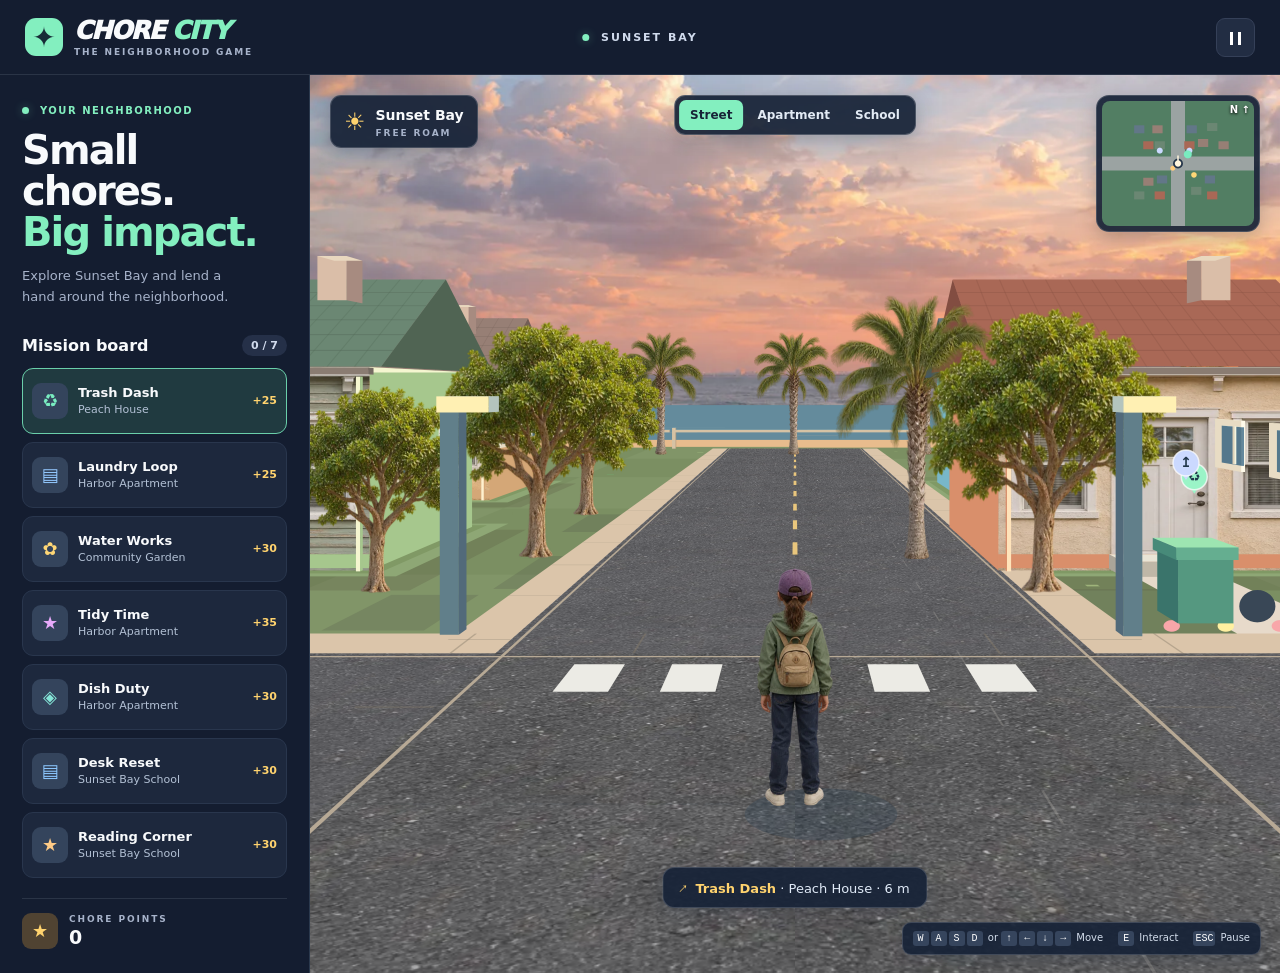
<file: chore-city/index.html>
<!doctype html>
<html lang="en">
<head>
<meta charset="utf-8">
<meta name="viewport" content="width=device-width, initial-scale=1">
<title>Chore City · Sunset Bay</title>
<link rel="stylesheet" href="style.css?v=5">
</head>
<body>
<header class="topbar">
  <div class="brand"><span class="brand-icon" aria-hidden="true">✦</span><div><b>CHORE<span> CITY</span></b><small>THE NEIGHBORHOOD GAME</small></div></div>
  <div class="location"><span></span> SUNSET BAY</div>
  <button id="pause" class="pause" aria-label="Pause game" title="Pause game"></button>
</header>
<main class="layout">
  <aside class="sidebar" aria-label="Mission tracker">
    <div class="intro"><div class="eyebrow"><span></span> YOUR NEIGHBORHOOD</div><h1>Small chores.<br><em>Big impact.</em></h1><p>Explore Sunset Bay and lend a hand around the neighborhood.</p></div>
    <div class="section-heading"><h2>Mission board</h2><span id="count">0 / 7</span></div>
    <div id="missions" class="missions"></div>
    <div class="score"><span class="coin">★</span><div><small>CHORE POINTS</small><strong id="points">0</strong></div></div>
  </aside>
  <section class="play" aria-label="Sunset Bay game">
    <canvas id="world" aria-label="Third-person view of the neighborhood"></canvas>
    <div class="world-label"><span>☀</span><div><b id="areaName">Sunset Bay</b><small>FREE ROAM</small></div></div>
    <div class="map"><canvas id="map" width="152" height="125" aria-label="Neighborhood map"></canvas><span id="areaMapLabel">N ↑</span></div>
    <nav class="area-switch" aria-label="Game environments"><button data-area="street" aria-pressed="true">Street</button><button data-area="apartment" aria-pressed="false">Apartment</button><button data-area="school" aria-pressed="false">School</button></nav>
    <div id="objective" class="objective" aria-live="polite"></div>
    <button id="touchInteract" class="touch-interact">Interact</button>
    <div class="touch-move" aria-label="Movement controls"><button data-move="ArrowUp" aria-label="Move up">↑</button><div><button data-move="ArrowLeft" aria-label="Move left">←</button><button data-move="ArrowDown" aria-label="Move down">↓</button><button data-move="ArrowRight" aria-label="Move right">→</button></div></div>
    <div class="controls"><span><kbd>W</kbd><kbd>A</kbd><kbd>S</kbd><kbd>D</kbd> or <kbd>↑</kbd><kbd>←</kbd><kbd>↓</kbd><kbd>→</kbd> Move</span><span><kbd>E</kbd> Interact</span><span><kbd>ESC</kbd> Pause</span></div>
    <dialog id="pauseMenu"><h2>Game paused</h2><p>Take your time. Sunset Bay will be here.</p><button id="resume">Resume game</button></dialog>
  </section>
</main>
<script src="game.js?v=5"></script>
</body>
</html>
</file>
<file: chore-city/style.css>
:root{color-scheme:dark;--bg:#121a2b;--line:#2a3446;--muted:#a7b3ca;--mint:#83efbf;--gold:#ffd36e;font-family:Inter,system-ui,sans-serif}
*{box-sizing:border-box}body{margin:0;background:var(--bg);color:#f8fafc}button{font:inherit;cursor:pointer}button:focus-visible{outline:2px solid var(--gold);outline-offset:3px}
.topbar{height:75px;display:flex;align-items:center;justify-content:space-between;padding:0 25px;background:#141d30;border-bottom:1px solid var(--line);position:relative;z-index:1}.brand{display:flex;align-items:center;gap:11px}.brand-icon{display:grid;place-items:center;background:var(--mint);color:#172b37;width:38px;height:38px;border-radius:11px;font-size:28px}.brand b{font-size:25px;font-weight:950;letter-spacing:-1.3px;line-height:1;display:block;font-style:italic}.brand b span{color:var(--mint)}.brand small,.world-label small,.score small{display:block;font-size:9px;letter-spacing:1.9px;font-weight:800;color:var(--muted);margin-top:4px}.location{position:absolute;left:50%;transform:translateX(-50%);font-size:11px;letter-spacing:2px;font-weight:800;color:#d1dbed}.location span,.eyebrow span{display:inline-block;width:7px;height:7px;border-radius:100%;background:var(--mint);margin-right:6px;box-shadow:0 0 10px #83efbf55}.pause{width:39px;height:39px;border:1px solid #354058;background:#222d43;color:white;border-radius:9px;font-size:19px;font-weight:800}
.layout{display:grid;grid-template-columns:310px minmax(0,1fr);min-height:calc(100dvh - 75px)}.sidebar{padding:30px 22px 24px;background:#141d30;border-right:1px solid #2b394d;display:flex;flex-direction:column;z-index:1}.eyebrow{font-size:10px;letter-spacing:1.5px;font-weight:850;color:var(--mint)}h1{font-size:40px;line-height:1.02;letter-spacing:-1.9px;margin:14px 0;font-weight:900}h1 em{color:var(--mint);font-style:normal}.intro p{font-size:13px;color:var(--muted);line-height:1.6;margin:0 0 27px;max-width:235px}.section-heading{display:flex;align-items:center;justify-content:space-between;margin-bottom:12px}.section-heading h2{font-size:16px;margin:0}.section-heading span{font-size:11px;background:#253048;border-radius:12px;padding:4px 9px;color:#d1dbed;font-weight:800}.missions{display:grid;gap:8px}.mission{width:100%;min-height:66px;display:flex;align-items:center;gap:10px;text-align:left;padding:9px;background:#1d283d;color:#f8fafc;border:1px solid #29364d;border-radius:11px}.mission[aria-pressed=true]{border-color:#6acfaa;background:#203a40}.mission-icon,.coin{flex:none;display:grid;place-items:center;width:36px;height:36px;border-radius:9px;background:#34445c;font-size:18px}.mission strong,.mission small{display:block}.mission strong{font-size:13px}.mission small{color:#b3c1d5;font-size:11px;margin-top:3px}.mission .reward{margin-left:auto;color:var(--gold);font-size:11px;font-weight:800;white-space:nowrap}.score{display:flex;align-items:center;gap:11px;margin-top:20px;padding:14px 0 0;border-top:1px solid var(--line)}.coin{background:#504332;color:var(--gold)}.score small{margin:0 0 2px}.score strong{font-size:19px}
.play{position:relative;min-height:670px;overflow:hidden;background:#78ad71}#world{position:absolute;width:100%;height:100%;display:block}.world-label,.map,.controls,.objective{position:absolute;background:#172337ed;border:1px solid #ffffff29;box-shadow:0 5px 18px #17233742}.world-label{top:20px;left:20px;display:flex;align-items:center;gap:10px;border-radius:11px;padding:9px 13px}.world-label>span{font-size:24px;color:var(--gold)}.world-label b{font-size:14px}.map{top:20px;right:20px;border-radius:13px;padding:5px}.map canvas{display:block;width:152px;height:auto;border-radius:8px}.map>span{position:absolute;right:9px;top:8px;font-size:10px;font-weight:900;color:white;text-shadow:0 1px 3px black}.controls{bottom:18px;right:19px;display:flex;gap:15px;border-radius:9px;padding:8px 10px;color:#d4deec;font-size:10px}.controls span{white-space:nowrap}kbd{display:inline-block;min-width:16px;text-align:center;padding:2px;background:#36455d;color:white;border-radius:3px;margin-right:2px;font-size:10px}.objective{bottom:65px;left:50%;transform:translateX(-50%);width:max-content;max-width:calc(100% - 34px);border-radius:12px;padding:11px 17px;text-align:center;font-size:13px;color:#e1ebf8}.objective b{color:var(--gold)}.touch-move,.touch-interact{display:none}dialog{border:1px solid #3d526d;background:#172337;color:white;border-radius:16px;padding:25px;max-width:90vw}dialog::backdrop{background:#101828a0}dialog h2{margin-top:0}dialog button,.touch-interact,.touch-move button{border:0;border-radius:8px;background:var(--mint);color:#142635;font-weight:800;padding:9px 13px}
@media(pointer:coarse),(max-width:720px){.touch-move,.touch-interact{display:block;position:absolute;bottom:13px;touch-action:none}.touch-move{left:12px;text-align:center}.touch-move button{margin:2px;min-width:46px;min-height:46px;opacity:.94;user-select:none}.touch-move button:active{background:var(--gold)}.touch-interact{right:12px;min-height:48px}.controls{display:none}.objective{bottom:119px}}
@media(max-width:720px){.topbar{height:60px;padding:0 12px}.location{display:none}.layout{display:flex;flex-direction:column}.play{order:-1;min-height:max(415px,calc(100svh - 60px))}.sidebar{padding:18px}.intro p{margin-bottom:15px}.intro h1{font-size:29px}.intro h1 br{display:none}.missions{grid-template-columns:repeat(2,minmax(0,1fr))}.mission{gap:6px}.mission .reward{display:none}.map canvas{width:105px;height:auto}.map{right:10px;top:10px}.world-label{left:10px;top:10px}}

@media (pointer:coarse) and (orientation:landscape) and (max-height:550px){.layout{display:flex;flex-direction:column}.play{order:-1;min-height:300px;height:calc(100svh - 60px)}.topbar{height:60px}.sidebar{padding:18px}.map canvas{width:92px;height:auto}.world-label,.map{top:10px}}

.area-switch{position:absolute;top:20px;left:50%;transform:translateX(-50%);display:flex;gap:3px;padding:4px;border:1px solid #ffffff35;border-radius:11px;background:#172337ed;box-shadow:0 5px 18px #17233742}
.area-switch button{border:0;border-radius:7px;padding:8px 11px;color:#e2eaf4;background:transparent;font-size:12px;font-weight:750}
.area-switch button[aria-pressed=true]{background:#83efbf;color:#172337}
@media(max-width:720px){.area-switch{top:80px;left:10px;transform:none}.area-switch button{min-height:38px}}
@media(pointer:coarse) and (orientation:landscape) and (max-height:550px){.area-switch{top:10px;left:50%;transform:translateX(-50%)}}

@media(721px <= width <= 1200px){.area-switch{top:93px;left:20px;transform:none}}
.direction{display:inline-block;font:800 15px Arial,sans-serif;transform:rotate(var(--turn));margin-right:3px}
.pause::before{content:"";display:inline-block;width:11px;height:13px;border-inline:3px solid currentColor;box-sizing:border-box;vertical-align:middle}
</file>
